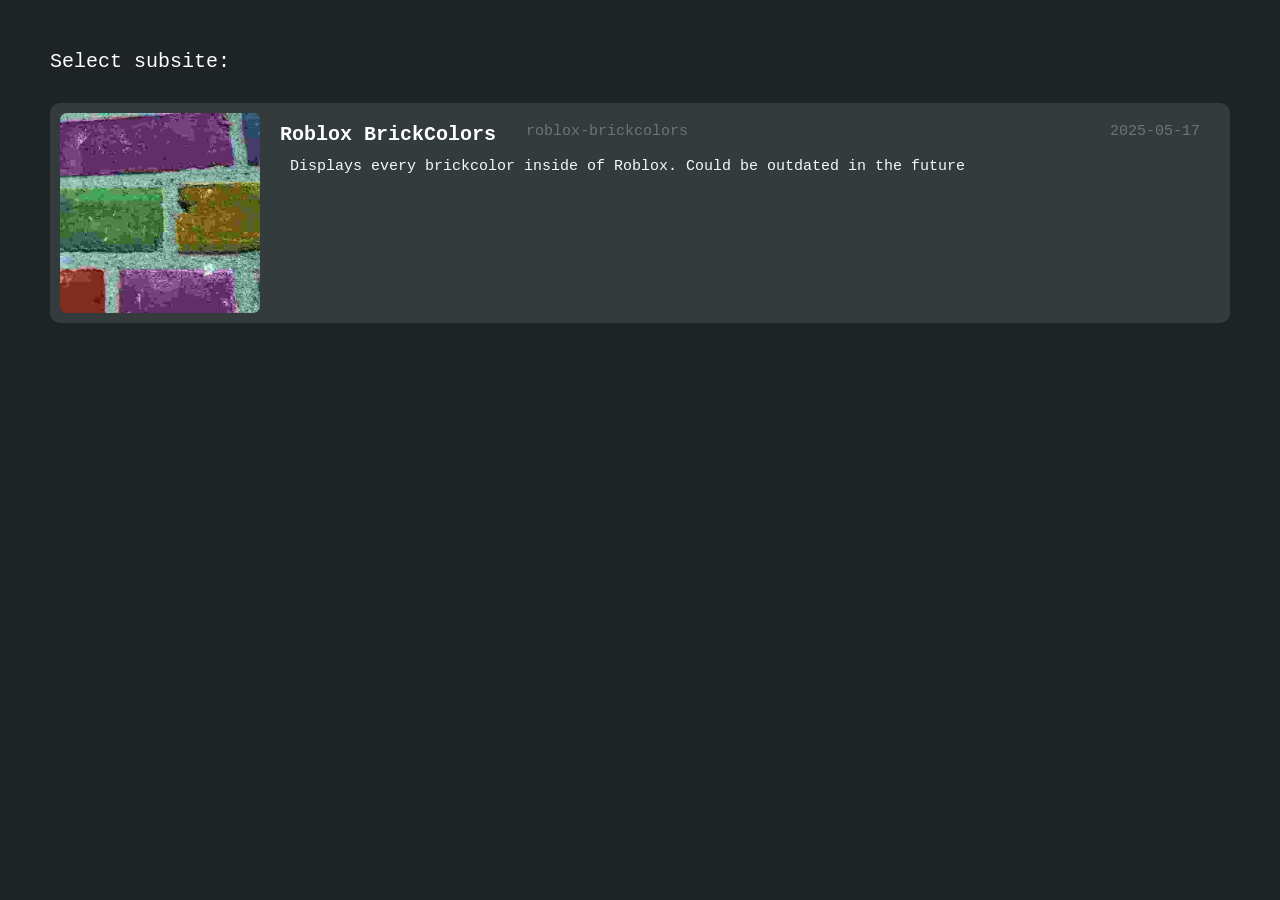
<file: index.html>
<!DOCTYPE html>
<html lang="en">

<head>
    <link rel="preconnect" href="https://fonts.googleapis.com">
    <link rel="preconnect" href="https://fonts.gstatic.com" crossorigin>
    <link
        href="https://fonts.googleapis.com/css2?family=Cousine:ital,wght@0,400;0,700;1,400;1,700&family=Space+Mono:ital,wght@0,400;0,700;1,400;1,700&display=swap"
        rel="stylesheet">

    <meta charset="UTF-8">
    <meta name="viewport" content="width=device-width, initial-scale=1.0">

    <link rel="shortcut icon" href="assets/images/froggy_talking.gif" type="image/x-icon">
    <link rel="stylesheet" href="style.css">

    <title>Pichi's Tests</title>
</head>

<body id="body">

    <p id="title" class="text">Select subsite:</p>

    <!--
    <a class="subsite" href="http://google.com">
        <img src="assets/images/froggy_talking.gif" alt="">

        <div class="content">
            <div class="topbar">
                <span class="name text">Froggy Talking Gif</span>
                <span class="id text">froggy-talking-gif</span>
                <span class="date text">2025-05-16</span>
            </div>

            <p class="desc text">Lorem ipsum dolor sit amet, consectetur adipiscing elit. Mauris eget sodales neque, et aliquam sapien. Duis maximus ipsum nunc, non rutrum erat feugiat in. Pellentesque habitant morbi tristique senectus et netus et malesuada fames ac turpis egestas. Maecenas dapibus placerat urna eget interdum. Cras cursus metus elit. Pellentesque eleifend eros libero, non volutpat nisl mattis a. Sed at cursus magna. Interdum et malesuada fames ac ante ipsum primis in faucibus. Suspendisse potenti. Donec faucibus hendrerit pulvinar. Morbi vitae consequat risus. Morbi non elementum nisl, eget aliquam urna. Mauris dapibus velit at ipsum tempus consectetur. Cras mi risus, sagittis id sapien a, feugiat faucibus sem. Nulla non lacinia justo. </p>
        </div>
    </a>
    -->

    <script type="module">
        import generate from "/modules/subsiteBoxGenerator.js"

        //generate("froggy-talking-gif", "Froggy Talking Gif", "assets/images/froggy_talking.gif", "A gif of Froggy talking, taken from ENA: Dream BBQ", "2025-05-16")
        //generate("roblox-brickcolors", "Roblox Brickcolors", "assets/images/froggy_talking.gif", "lorem ipsun", "2025-05-17")

        fetch("sites.json").then(response => {
            return response.json()
        }).then(data => {
 
            data.forEach((site, idx) => {
                if (site.hidden) {
                    return
                }

                generate(site.path, site.name, site.icon, site.description, site.date)
            })

        })

    </script>
</body>

</html>
</file>
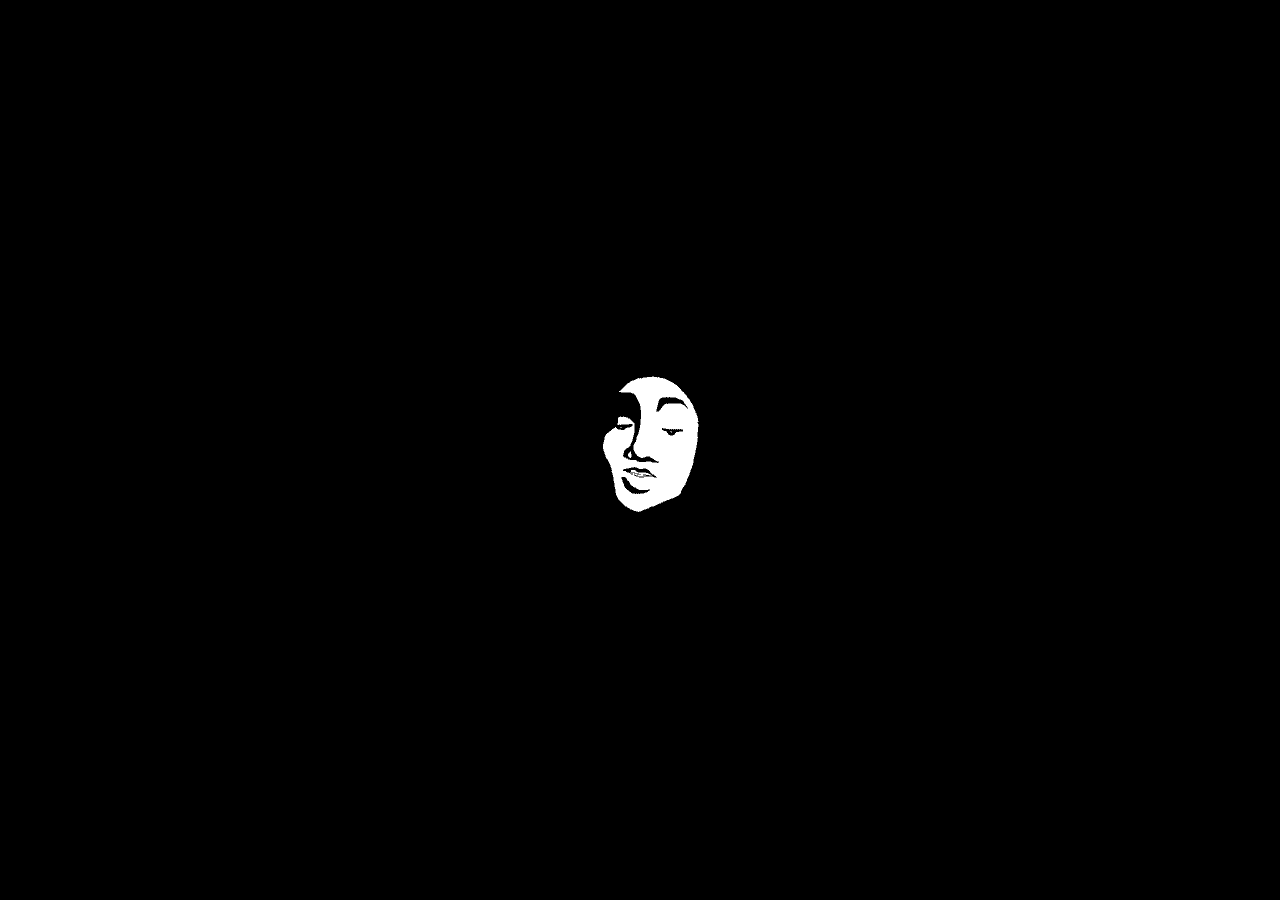
<file: froggy-talking-gif/index.html>
<!DOCTYPE html>
<html lang="en">

<head>
    <base href="../../">
    <meta name="viewport" content="width=device-width, initial-scale=1.0">
    <link rel="shortcut icon" href="assets/images/froggy_talking.gif" type="image/x-icon">

    <style>
        body {
            background-color: black;
            display: grid;
            justify-items: center;
            align-items: center;
            width: 100vw;
            height: 100vh;
            margin: 0;
            padding: 0;
        }
    </style>

    <title>Pichi's Tests</title>
</head>

<body>
    <img src="assets/images/froggy_talking.gif" alt="">
</body>

</html>
</file>
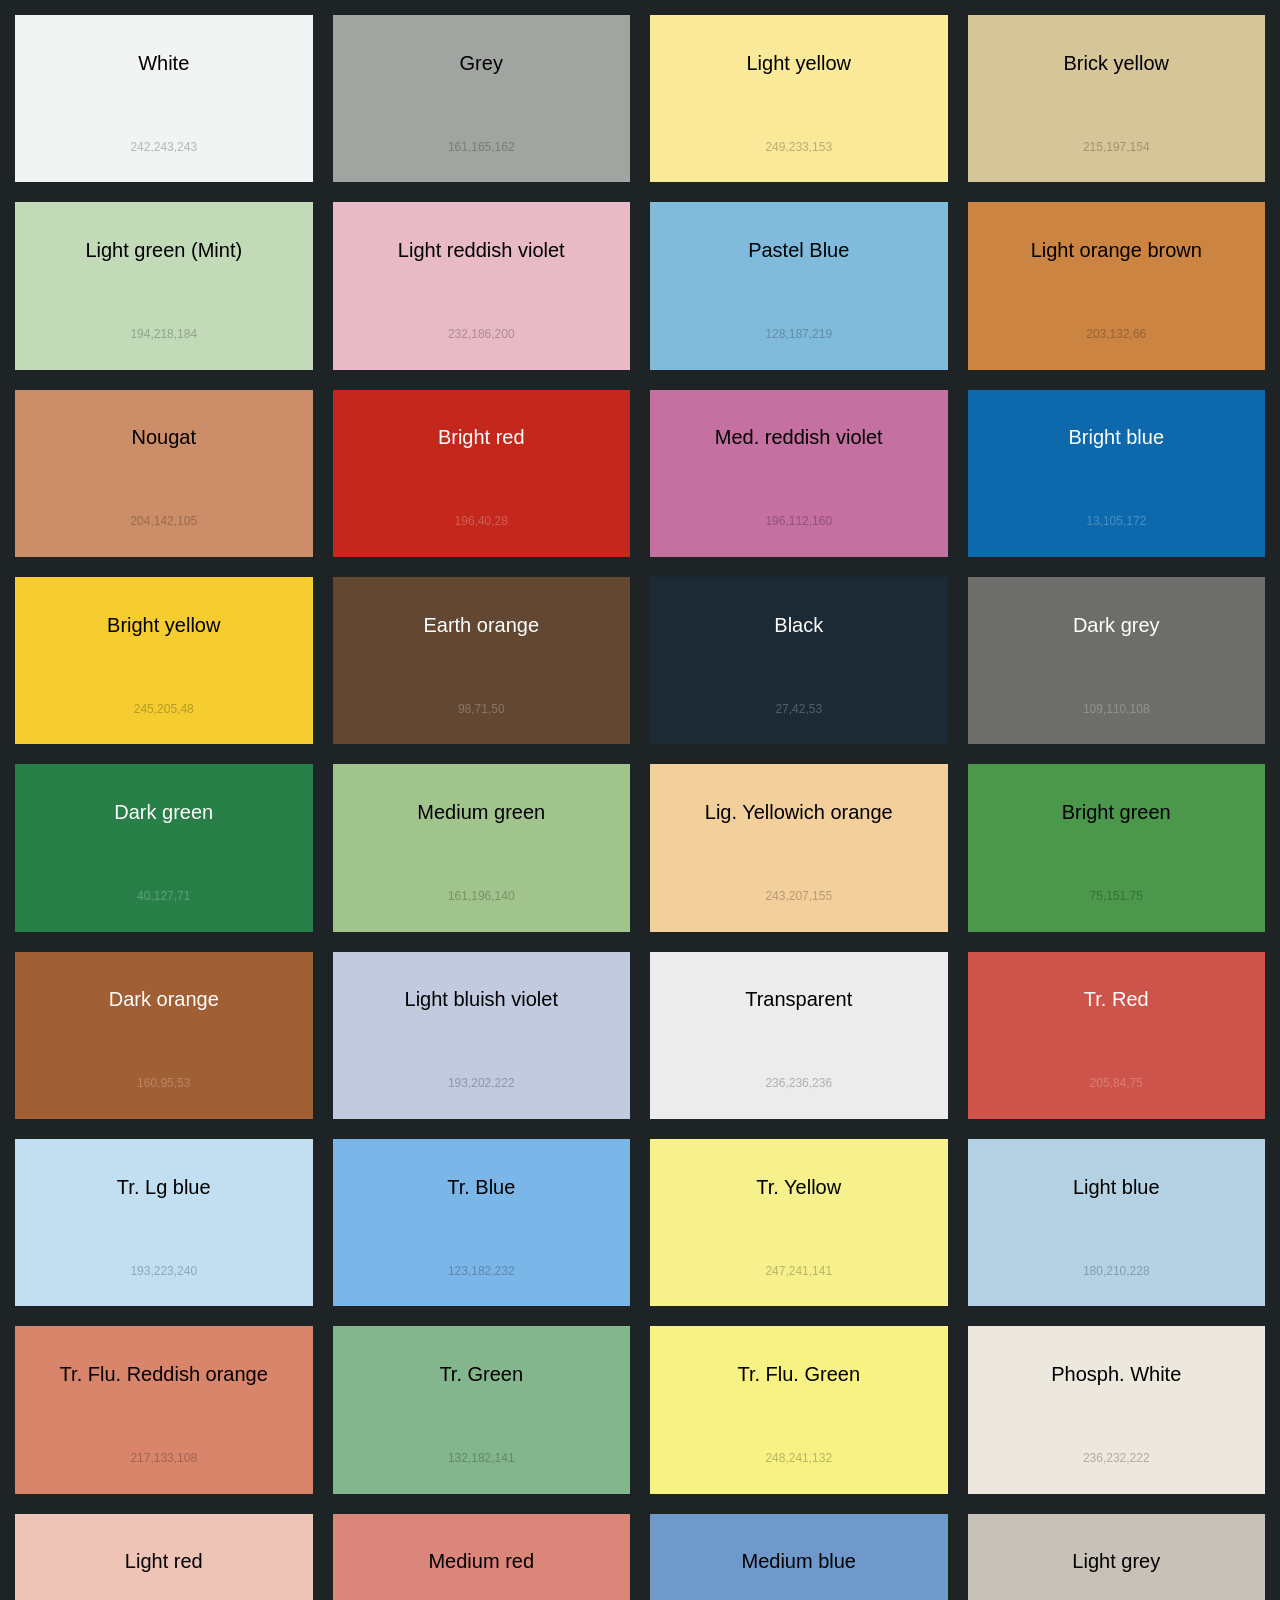
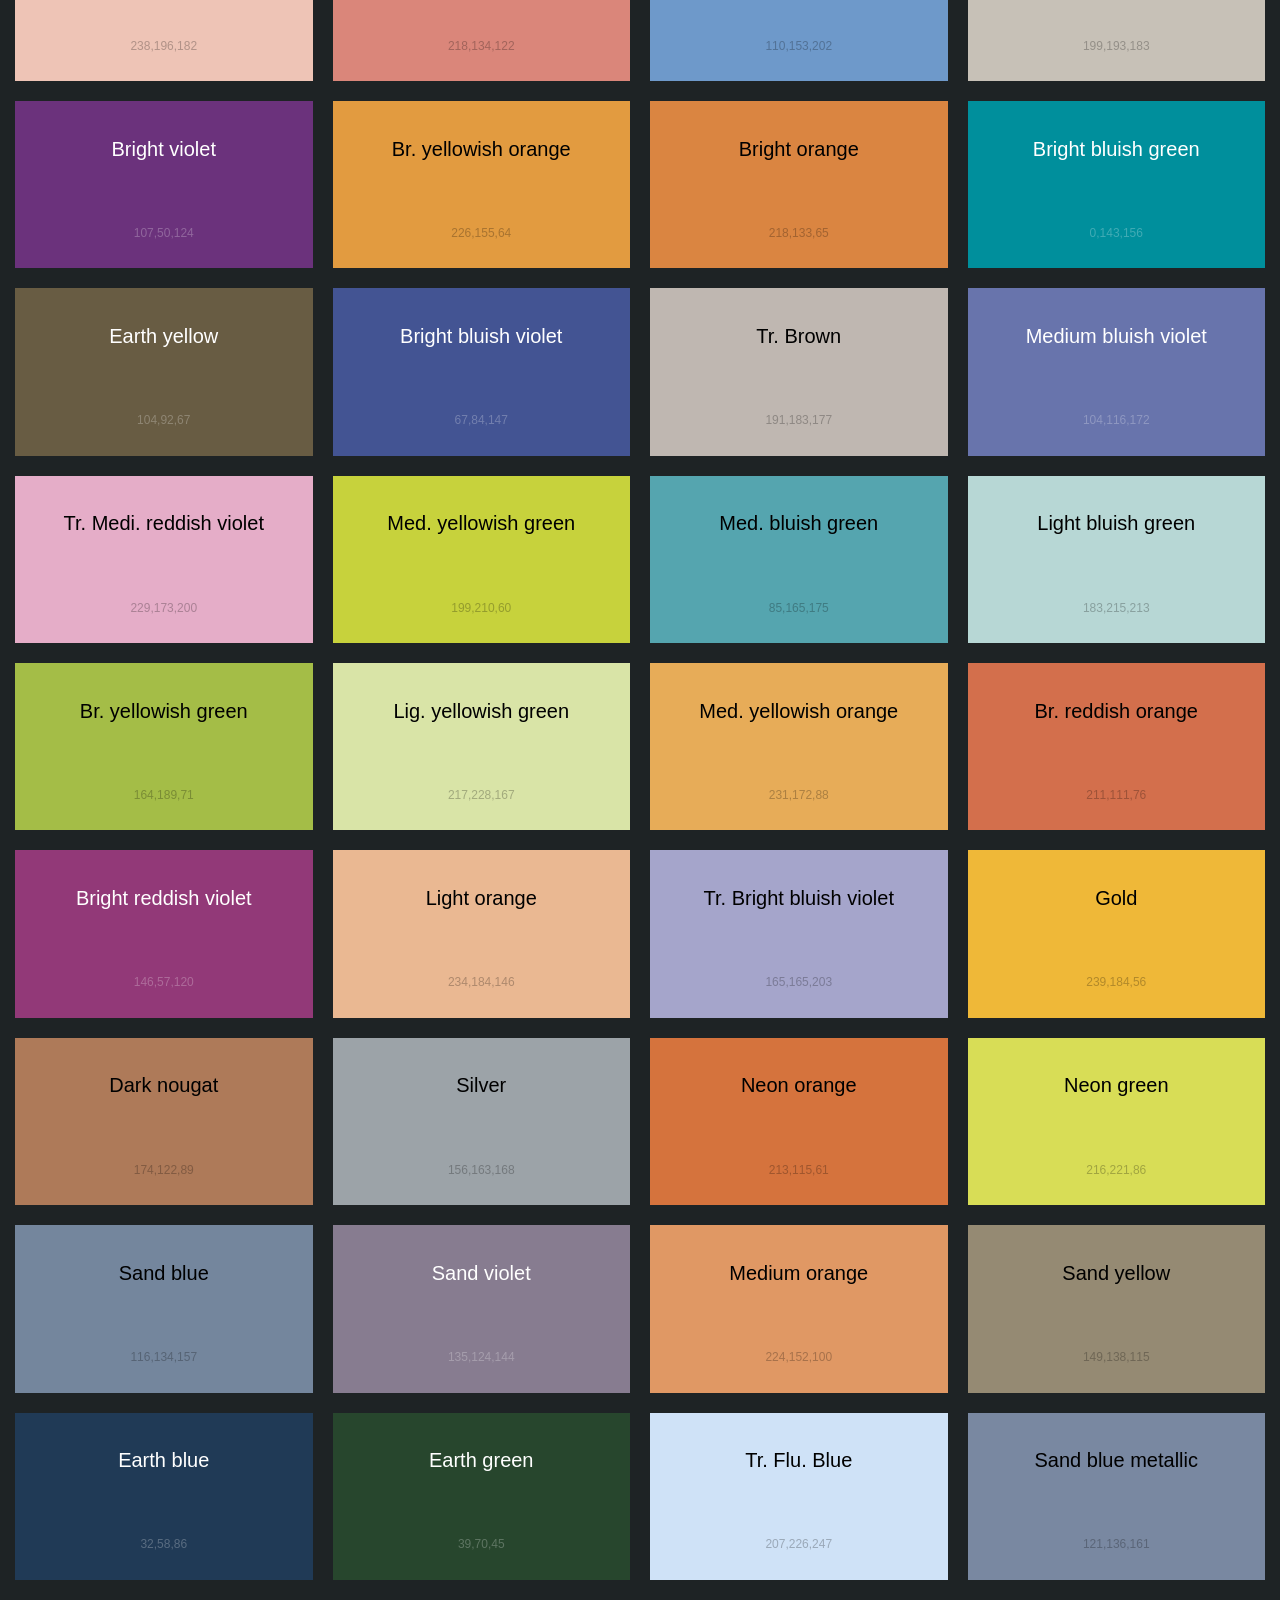
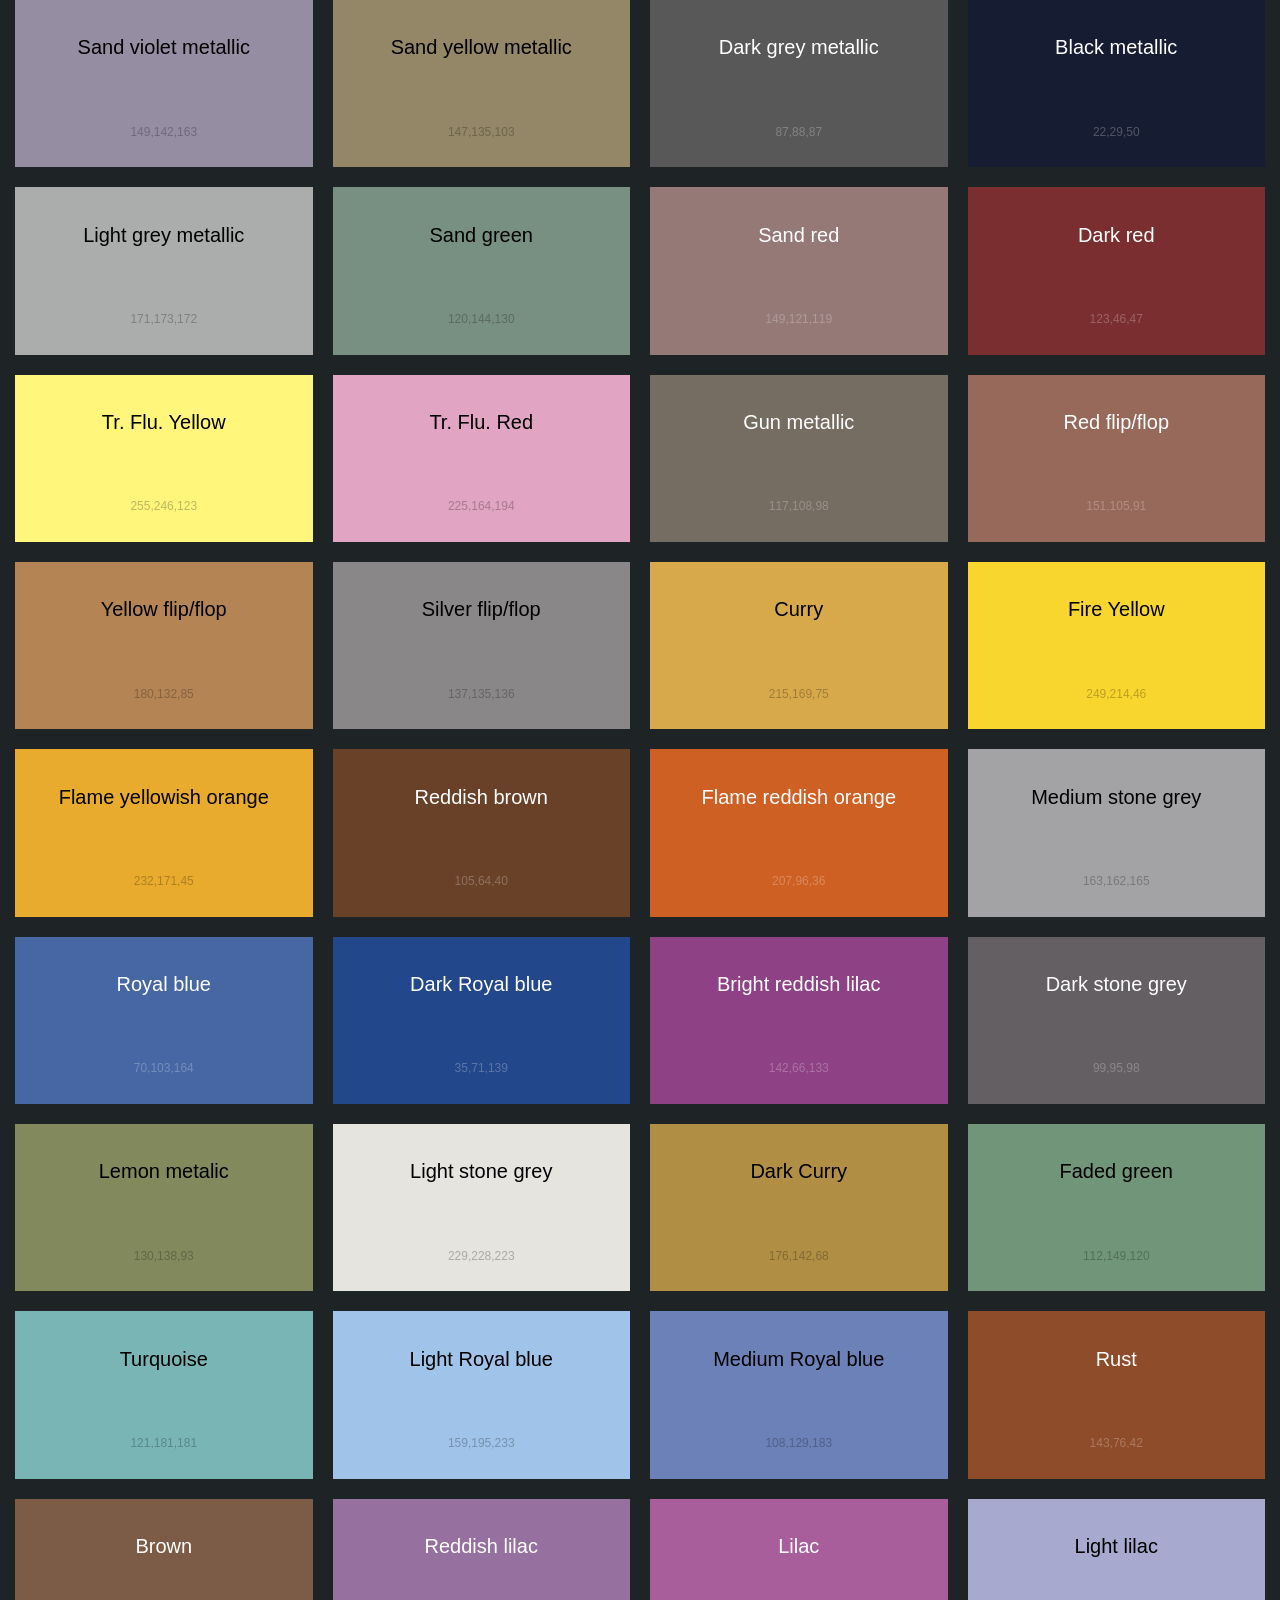
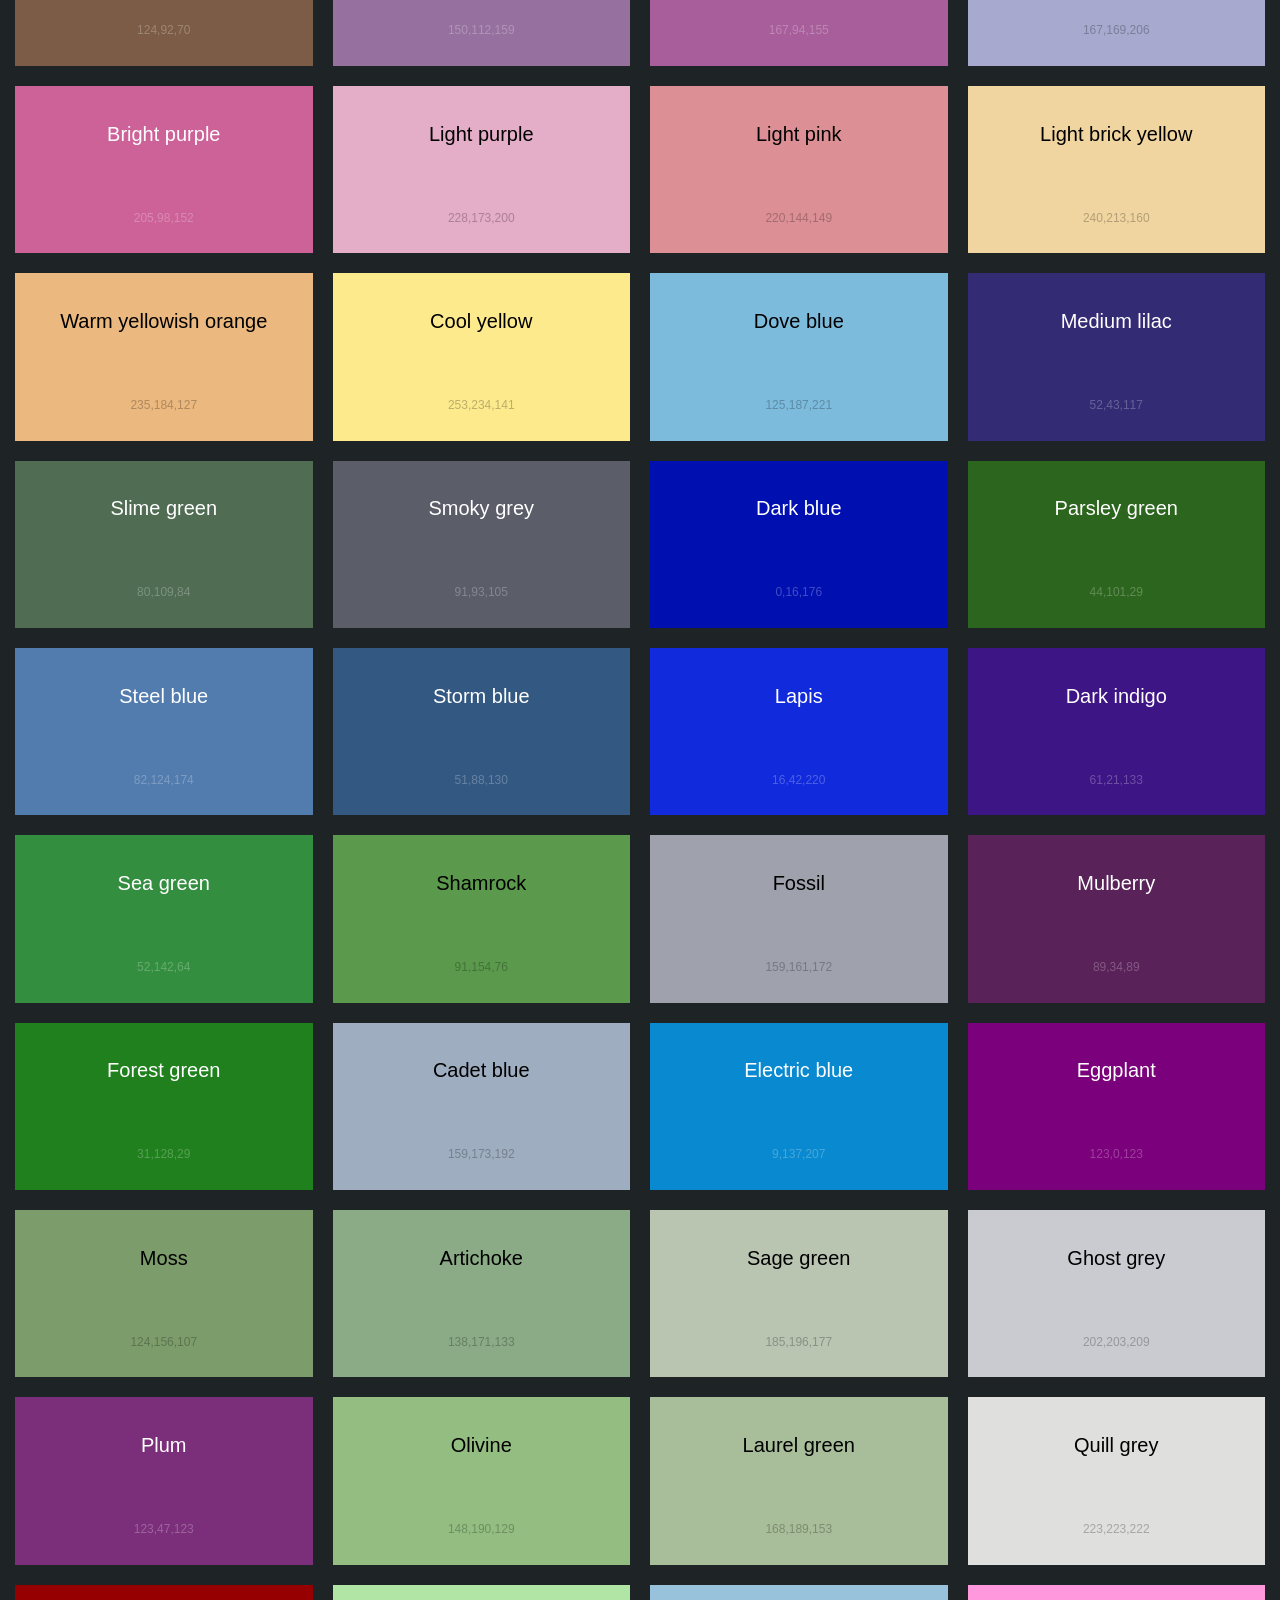
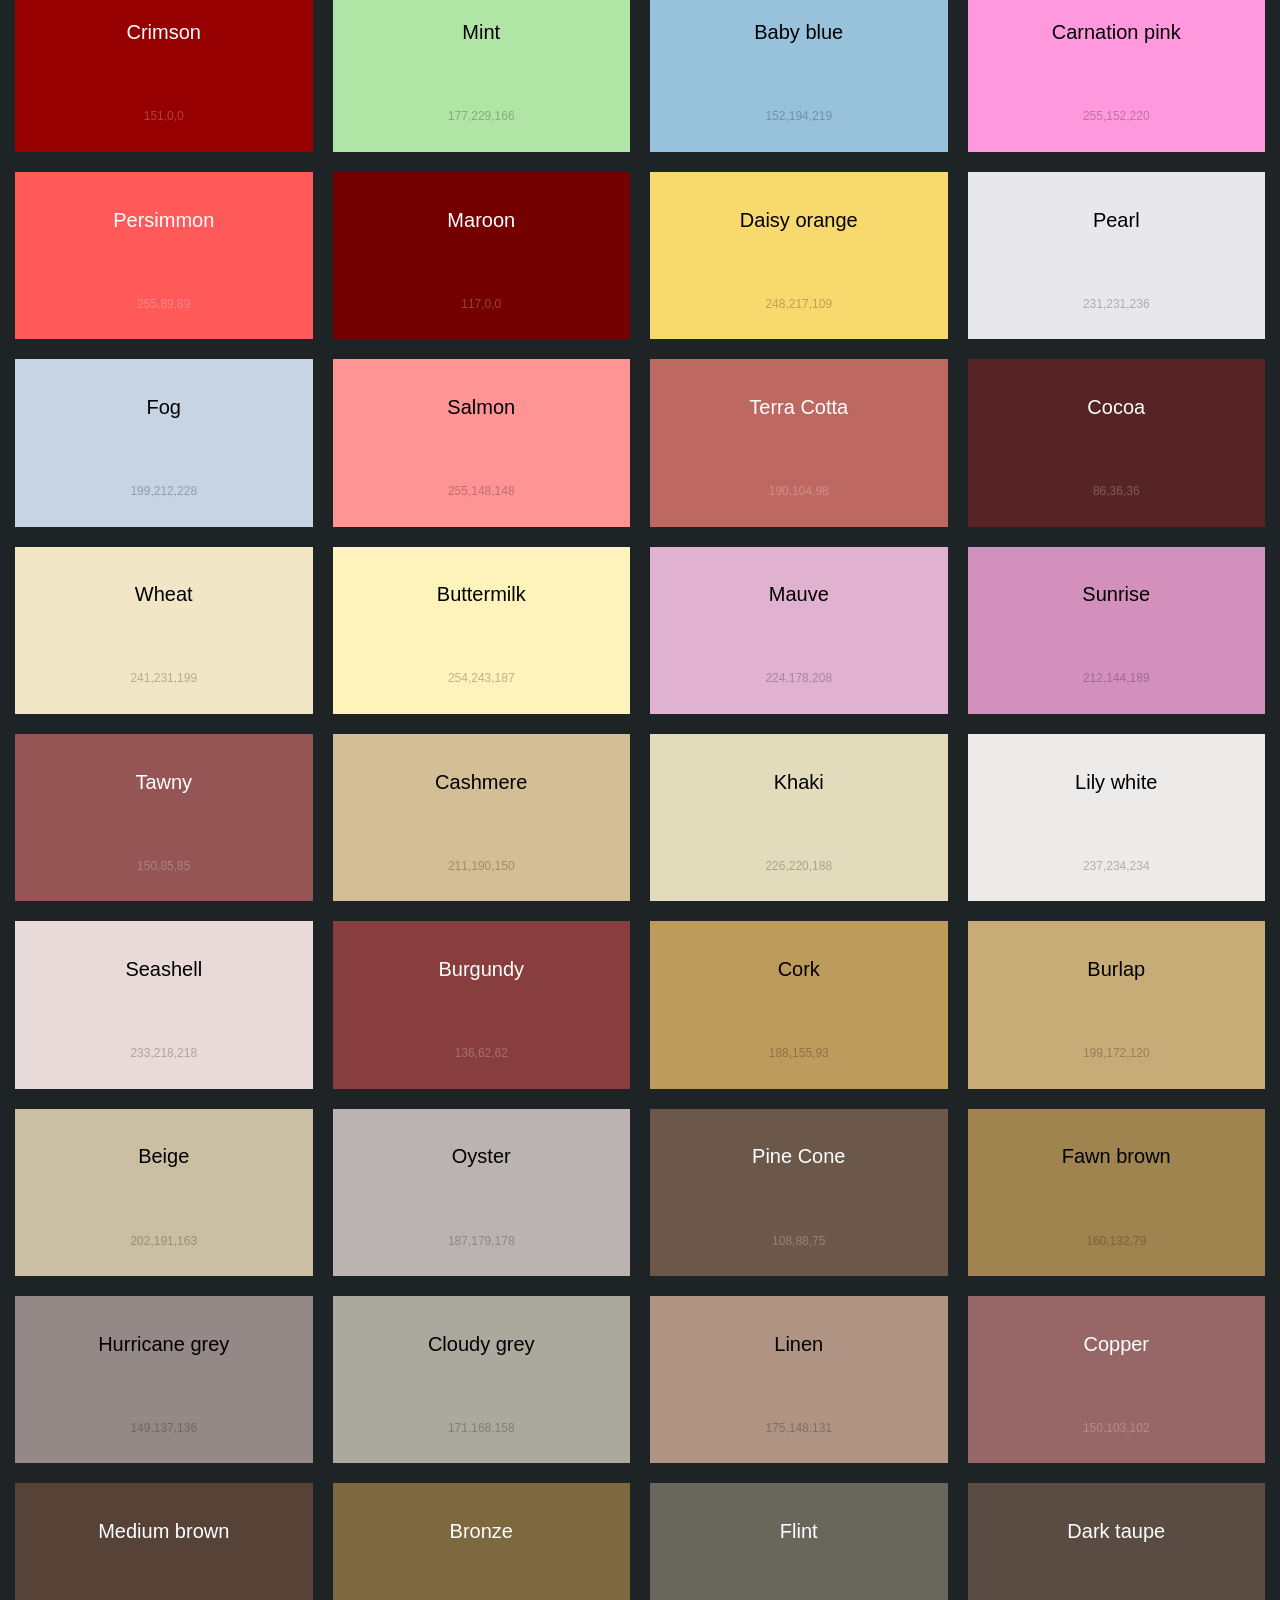
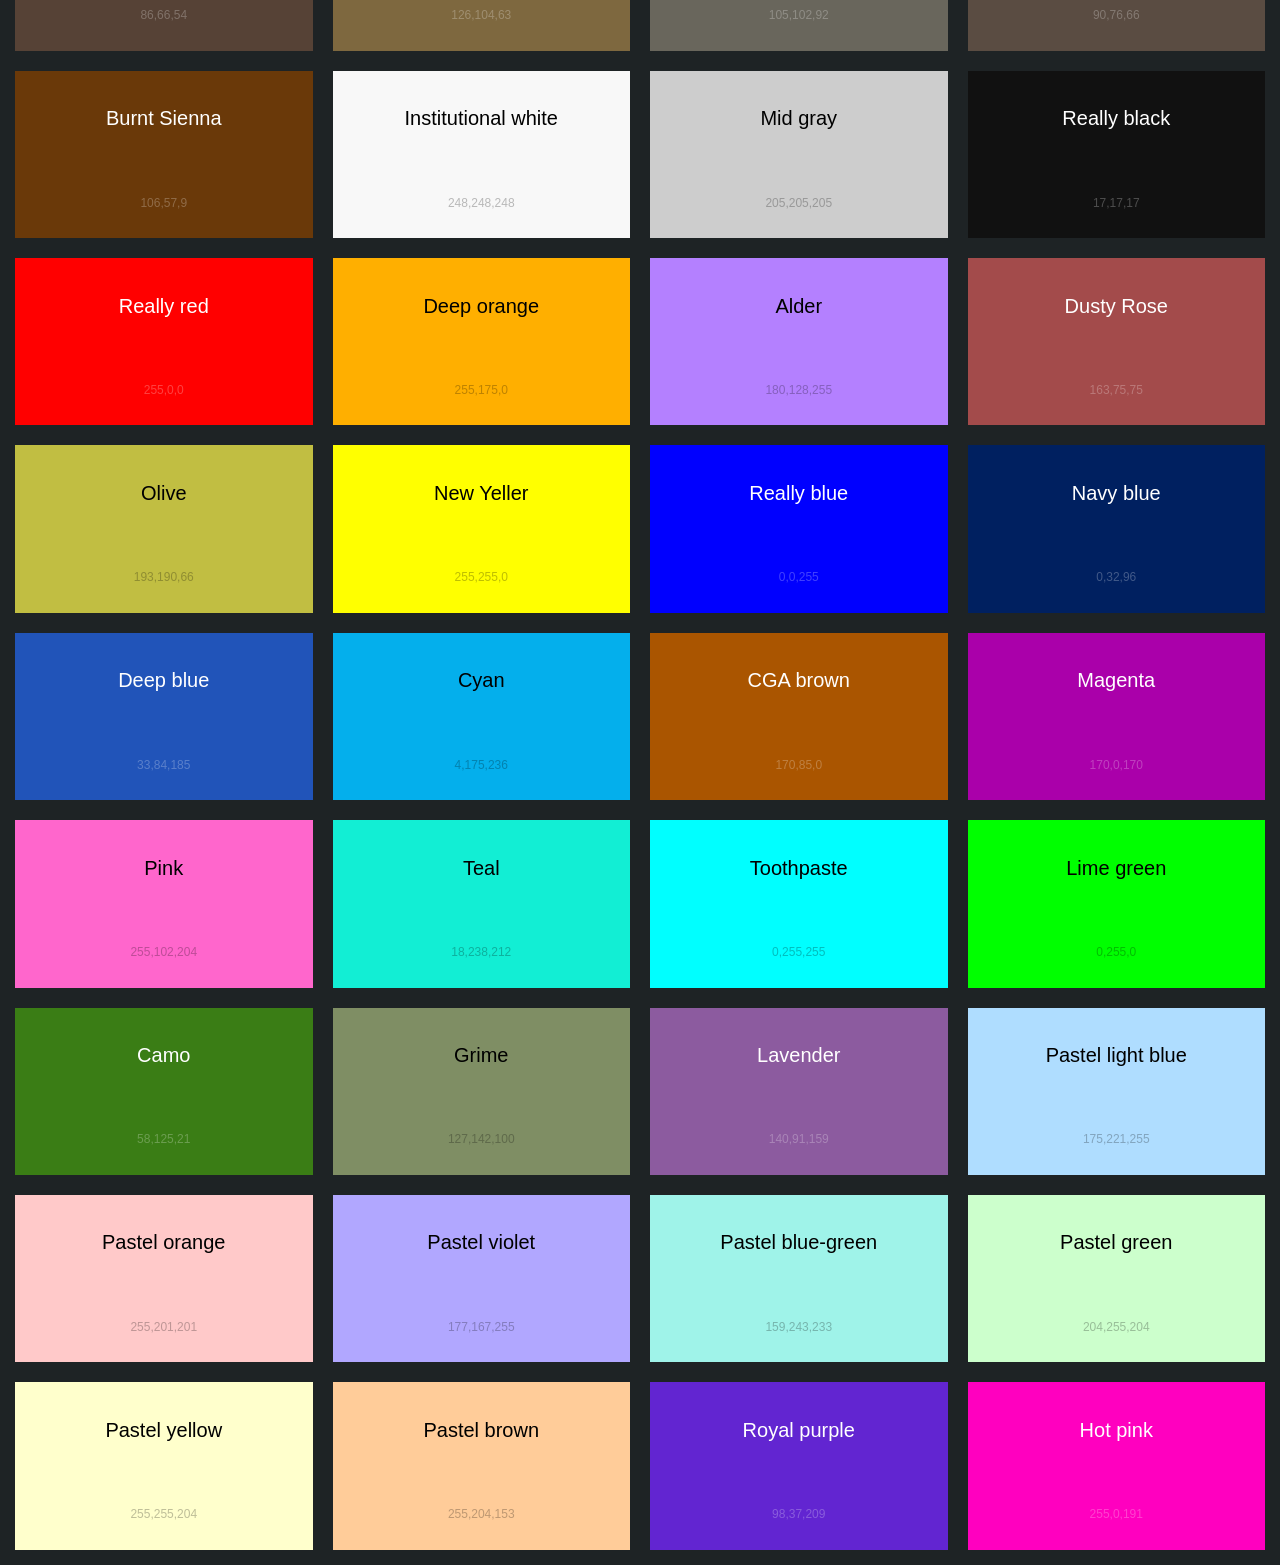
<file: roblox-brickcolors/index.html>
<!DOCTYPE html>
<html lang="en">

<head>

    <meta charset="UTF-8">
    <meta name="viewport" content="width=device-width, initial-scale=1.0">
    <title>Roblox Brickcolors</title>
    <link rel="shortcut icon" href="../../assets/images/brick.png" type="image/x-icon">

    <style>
        body {
            display: grid;
            grid-template-columns: repeat(auto-fit, minmax(300px, 1fr));
            padding: 5px;
            margin: 0;
            background-color: rgb(30, 35, 37);
        }

        .brick {
            display: grid;
            justify-content: center;
            align-items: center;
            font-family: Arial, Helvetica, sans-serif;
            aspect-ratio: 16/9;
            margin: 10px;
        }

        .name {
            text-align: center;
            font-family: Arial, Helvetica, sans-serif;
            font-size: 20px;
        }

        .info {
            opacity: .25;
            text-align: center;
            font-family: Arial, Helvetica, sans-serif;
            font-size: 12px;
        }
    </style>
</head>

<body id="body">

    <script>

        const data = { "White": "242,243,243", "Grey": "161,165,162", "Light yellow": "249,233,153", "Brick yellow": "215,197,154", "Light green (Mint)": "194,218,184", "Light reddish violet": "232,186,200", "Pastel Blue": "128,187,219", "Light orange brown": "203,132,66", "Nougat": "204,142,105", "Bright red": "196,40,28", "Med. reddish violet": "196,112,160", "Bright blue": "13,105,172", "Bright yellow": "245,205,48", "Earth orange": "98,71,50", "Black": "27,42,53", "Dark grey": "109,110,108", "Dark green": "40,127,71", "Medium green": "161,196,140", "Lig. Yellowich orange": "243,207,155", "Bright green": "75,151,75", "Dark orange": "160,95,53", "Light bluish violet": "193,202,222", "Transparent": "236,236,236", "Tr. Red": "205,84,75", "Tr. Lg blue": "193,223,240", "Tr. Blue": "123,182,232", "Tr. Yellow": "247,241,141", "Light blue": "180,210,228", "Tr. Flu. Reddish orange": "217,133,108", "Tr. Green": "132,182,141", "Tr. Flu. Green": "248,241,132", "Phosph. White": "236,232,222", "Light red": "238,196,182", "Medium red": "218,134,122", "Medium blue": "110,153,202", "Light grey": "199,193,183", "Bright violet": "107,50,124", "Br. yellowish orange": "226,155,64", "Bright orange": "218,133,65", "Bright bluish green": "0,143,156", "Earth yellow": "104,92,67", "Bright bluish violet": "67,84,147", "Tr. Brown": "191,183,177", "Medium bluish violet": "104,116,172", "Tr. Medi. reddish violet": "229,173,200", "Med. yellowish green": "199,210,60", "Med. bluish green": "85,165,175", "Light bluish green": "183,215,213", "Br. yellowish green": "164,189,71", "Lig. yellowish green": "217,228,167", "Med. yellowish orange": "231,172,88", "Br. reddish orange": "211,111,76", "Bright reddish violet": "146,57,120", "Light orange": "234,184,146", "Tr. Bright bluish violet": "165,165,203", "Gold": "220,188,129", "Dark nougat": "174,122,89", "Silver": "156,163,168", "Neon orange": "213,115,61", "Neon green": "216,221,86", "Sand blue": "116,134,157", "Sand violet": "135,124,144", "Medium orange": "224,152,100", "Sand yellow": "149,138,115", "Earth blue": "32,58,86", "Earth green": "39,70,45", "Tr. Flu. Blue": "207,226,247", "Sand blue metallic": "121,136,161", "Sand violet metallic": "149,142,163", "Sand yellow metallic": "147,135,103", "Dark grey metallic": "87,88,87", "Black metallic": "22,29,50", "Light grey metallic": "171,173,172", "Sand green": "120,144,130", "Sand red": "149,121,119", "Dark red": "123,46,47", "Tr. Flu. Yellow": "255,246,123", "Tr. Flu. Red": "225,164,194", "Gun metallic": "117,108,98", "Red flip/flop": "151,105,91", "Yellow flip/flop": "180,132,85", "Silver flip/flop": "137,135,136", "Curry": "215,169,75", "Fire Yellow": "249,214,46", "Flame yellowish orange": "232,171,45", "Reddish brown": "105,64,40", "Flame reddish orange": "207,96,36", "Medium stone grey": "163,162,165", "Royal blue": "70,103,164", "Dark Royal blue": "35,71,139", "Bright reddish lilac": "142,66,133", "Dark stone grey": "99,95,98", "Lemon metalic": "130,138,93", "Light stone grey": "229,228,223", "Dark Curry": "176,142,68", "Faded green": "112,149,120", "Turquoise": "121,181,181", "Light Royal blue": "159,195,233", "Medium Royal blue": "108,129,183", "Rust": "144,76,42", "Brown": "124,92,70", "Reddish lilac": "150,112,159", "Lilac": "107,98,155", "Light lilac": "167,169,206", "Bright purple": "205,98,152", "Light purple": "228,173,200", "Light pink": "220,144,149", "Light brick yellow": "240,213,160", "Warm yellowish orange": "235,184,127", "Cool yellow": "253,234,141", "Dove blue": "125,187,221", "Medium lilac": "52,43,117", "Slime green": "80,109,84", "Smoky grey": "91,93,105", "Dark blue": "0,16,176", "Parsley green": "44,101,29", "Steel blue": "82,124,174", "Storm blue": "51,88,130", "Lapis": "16,42,220", "Dark indigo": "61,21,133", "Sea green": "52,142,64", "Shamrock": "91,154,76", "Fossil": "159,161,172", "Mulberry": "89,34,89", "Forest green": "31,128,29", "Cadet blue": "159,173,192", "Electric blue": "9,137,207", "Eggplant": "123,0,123", "Moss": "124,156,107", "Artichoke": "138,171,133", "Sage green": "185,196,177", "Ghost grey": "202,203,209", "Lilac": "167,94,155", "Plum": "123,47,123", "Olivine": "148,190,129", "Laurel green": "168,189,153", "Quill grey": "223,223,222", "Crimson": "151,0,0", "Mint": "177,229,166", "Baby blue": "152,194,219", "Carnation pink": "255,152,220", "Persimmon": "255,89,89", "Maroon": "117,0,0", "Gold": "239,184,56", "Daisy orange": "248,217,109", "Pearl": "231,231,236", "Fog": "199,212,228", "Salmon": "255,148,148", "Terra Cotta": "190,104,98", "Cocoa": "86,36,36", "Wheat": "241,231,199", "Buttermilk": "254,243,187", "Mauve": "224,178,208", "Sunrise": "212,144,189", "Tawny": "150,85,85", "Rust": "143,76,42", "Cashmere": "211,190,150", "Khaki": "226,220,188", "Lily white": "237,234,234", "Seashell": "233,218,218", "Burgundy": "136,62,62", "Cork": "188,155,93", "Burlap": "199,172,120", "Beige": "202,191,163", "Oyster": "187,179,178", "Pine Cone": "108,88,75", "Fawn brown": "160,132,79", "Hurricane grey": "149,137,136", "Cloudy grey": "171,168,158", "Linen": "175,148,131", "Copper": "150,103,102", "Medium brown": "86,66,54", "Bronze": "126,104,63", "Flint": "105,102,92", "Dark taupe": "90,76,66", "Burnt Sienna": "106,57,9", "Institutional white": "248,248,248", "Mid gray": "205,205,205", "Really black": "17,17,17", "Really red": "255,0,0", "Deep orange": "255,176,0", "Alder": "180,128,255", "Dusty Rose": "163,75,75", "Olive": "193,190,66", "New Yeller": "255,255,0", "Really blue": "0,0,255", "Navy blue": "0,32,96", "Deep blue": "33,84,185", "Cyan": "4,175,236", "CGA brown": "170,85,0", "Magenta": "170,0,170", "Pink": "255,102,204", "Deep orange": "255,175,0", "Teal": "18,238,212", "Toothpaste": "0,255,255", "Lime green": "0,255,0", "Camo": "58,125,21", "Grime": "127,142,100", "Lavender": "140,91,159", "Pastel light blue": "175,221,255", "Pastel orange": "255,201,201", "Pastel violet": "177,167,255", "Pastel blue-green": "159,243,233", "Pastel green": "204,255,204", "Pastel yellow": "255,255,204", "Pastel brown": "255,204,153", "Royal purple": "98,37,209", "Hot pink": "255,0,191" }

        const body = document.getElementById("body")

        Object.entries(data).forEach(([name, rgb]) => {

            const split = rgb.split(",")
            const r = parseInt(split[0])
            const g = parseInt(split[1])
            const b = parseInt(split[2])

            let luma = 0.2126 * r + 0.7152 * g + 0.0722 * b; // https://stackoverflow.com/questions/12043187/how-to-check-if-hex-color-is-too-black

            const brick = document.createElement("div")
            brick.classList.add("brick")
            brick.style.background = "rgb(" + rgb + ")"

            //const br = document.createElement("br")

            const nameObj = document.createElement("p")
            nameObj.classList.add("name")
            nameObj.innerHTML = name

            const info = document.createElement("p")
            info.classList.add("info")
            info.innerHTML = rgb

            brick.style.color = luma < 128 ? "white" : "black"

            brick.appendChild(nameObj)
            brick.appendChild(info)
            body.appendChild(brick)

        })

    </script>
</body>

</html>
</file>
<file: style.css>
* {
    padding: 0;
    margin: 0;
}

body {
    background-color: rgb(30, 35, 37);

    margin: 0;
    padding: 50px;
}

.text {
    font-family: 'Cousine';
    font-size: 20px;
    color: white
}

#title {
    margin-bottom: 30px;
}

.subsite {
    box-sizing: border-box;
    padding: 10px;
    display: flex;
    align-items: center;
    height: 220px;
    width: 100%;
    background-color: rgb(52, 59, 61);
    border-radius: 10px;
    transition: ease-out .15s;
    margin-bottom: 10px;
}

.subsite:hover {
    height: 250px;
    background-color: rgba(52, 59, 61, .7);
}

.subsite>img {
    height: 100%;
    aspect-ratio: 1;
    border-radius: 7px;
}

.content {
    overflow: scroll;
    height: 100%;
    width: 100%;
    margin: 10px;
    border-radius: 7px;
    box-sizing: border-box;
    padding: 10px;
}

.topbar {
    height: 20px;
    display: flex;
}

.name {
    font-weight: 700;
}

.id {
    color: rgb(108, 117, 117);
    font-size: 15px;
    margin-left: 30px;
}

.date {
    flex: 1;
    text-align: right;
    font-size: 15px;
    font-weight: 0;
    color: rgb(108, 117, 117);
}

.desc {
    margin-top: 15px;
    margin-left: 10px;
    font-size: 15px;
    font-weight: 0;
    color: ghostwhite;
}

a {
    text-decoration: none;
}
</file>
